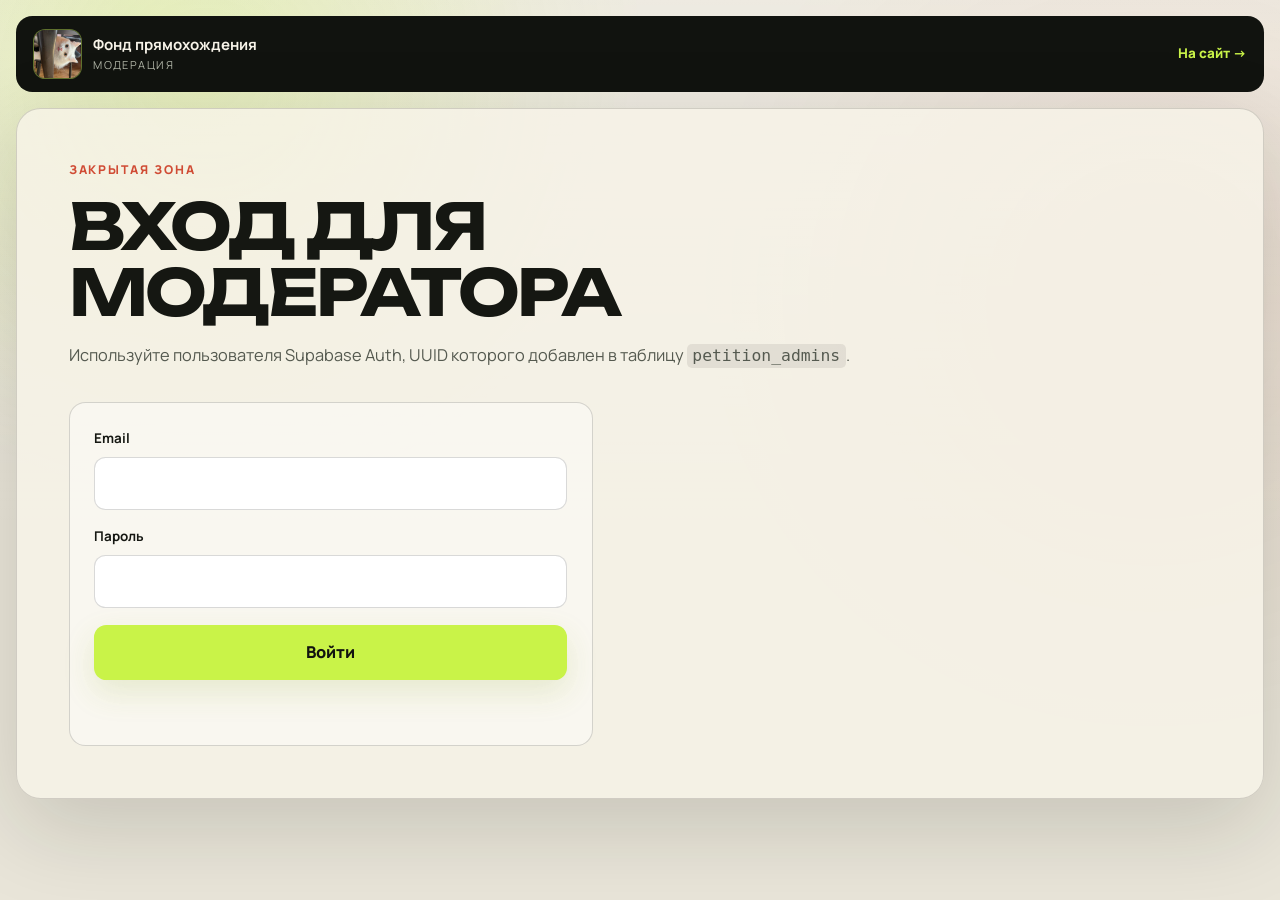
<file: admin.html>
<!doctype html>
<html lang="ru">
<head>
  <meta charset="utf-8" />
  <meta name="viewport" content="width=device-width, initial-scale=1" />
  <meta name="robots" content="noindex,nofollow" />
  <title>Модерация — Фонд прямохождения</title>
  <link rel="icon" href="assets/tankzor-logo.jpg" type="image/jpeg" />
  <link rel="preconnect" href="https://fonts.googleapis.com" />
  <link rel="preconnect" href="https://fonts.gstatic.com" crossorigin />
  <link href="https://fonts.googleapis.com/css2?family=Manrope:wght@400;500;600;700;800&family=Unbounded:wght@600;700;800&display=swap" rel="stylesheet" />
  <link rel="stylesheet" href="styles.css" />
  <link rel="stylesheet" href="utility-pages.css" />
  <link rel="stylesheet" href="admin.css" />
</head>
<body class="utility-body admin-body">
  <div class="utility-shell admin-shell">
    <header class="utility-header">
      <a class="brand" href="index.html">
        <span class="brand-logo-shell"><img class="brand-logo" src="assets/tankzor-logo.jpg" alt="" /></span>
        <span class="brand-copy"><strong>Фонд прямохождения</strong><small>модерация</small></span>
      </a>
      <a href="index.html">На сайт →</a>
    </header>

    <main class="utility-main">
      <section id="admin-login">
        <span class="kicker">Закрытая зона</span>
        <h1>Вход для модератора</h1>
        <p>Используйте пользователя Supabase Auth, UUID которого добавлен в таблицу <code>petition_admins</code>.</p>
        <div class="utility-card admin-login-card">
          <form id="admin-login-form">
            <label>Email <input type="email" name="email" autocomplete="username" required /></label>
            <label>Пароль <input type="password" name="password" autocomplete="current-password" required /></label>
            <button class="button button-primary" type="submit">Войти</button>
            <p class="utility-message" id="admin-login-message" role="status"></p>
          </form>
        </div>
      </section>

      <section id="admin-dashboard" hidden>
        <div class="admin-topline">
          <div>
            <span class="kicker">Панель модерации</span>
            <h1>Подписи и комментарии</h1>
          </div>
          <div class="admin-top-actions">
            <button class="button button-ghost" id="admin-refresh" type="button">Обновить</button>
            <button class="button button-dark" id="admin-logout" type="button">Выйти</button>
          </div>
        </div>

        <div class="admin-filters">
          <label>Поиск <input id="admin-search" type="search" placeholder="Имя, email, город или комментарий" /></label>
          <label>Показывать
            <select id="admin-filter">
              <option value="all">Все подписи</option>
              <option value="pending">Ждут модерации</option>
              <option value="approved">Опубликованы</option>
              <option value="private">Без согласия на публикацию</option>
            </select>
          </label>
        </div>

        <p class="utility-message" id="admin-message" role="status"></p>
        <div class="admin-table-wrap">
          <table class="admin-table">
            <thead>
              <tr>
                <th>Подписавшийся</th>
                <th>Комментарий</th>
                <th>Публикация</th>
                <th>Дата</th>
                <th></th>
              </tr>
            </thead>
            <tbody id="admin-signatures"></tbody>
          </table>
        </div>
      </section>
    </main>
  </div>
  <script type="module" src="admin.js"></script>
</body>
</html>
</file>
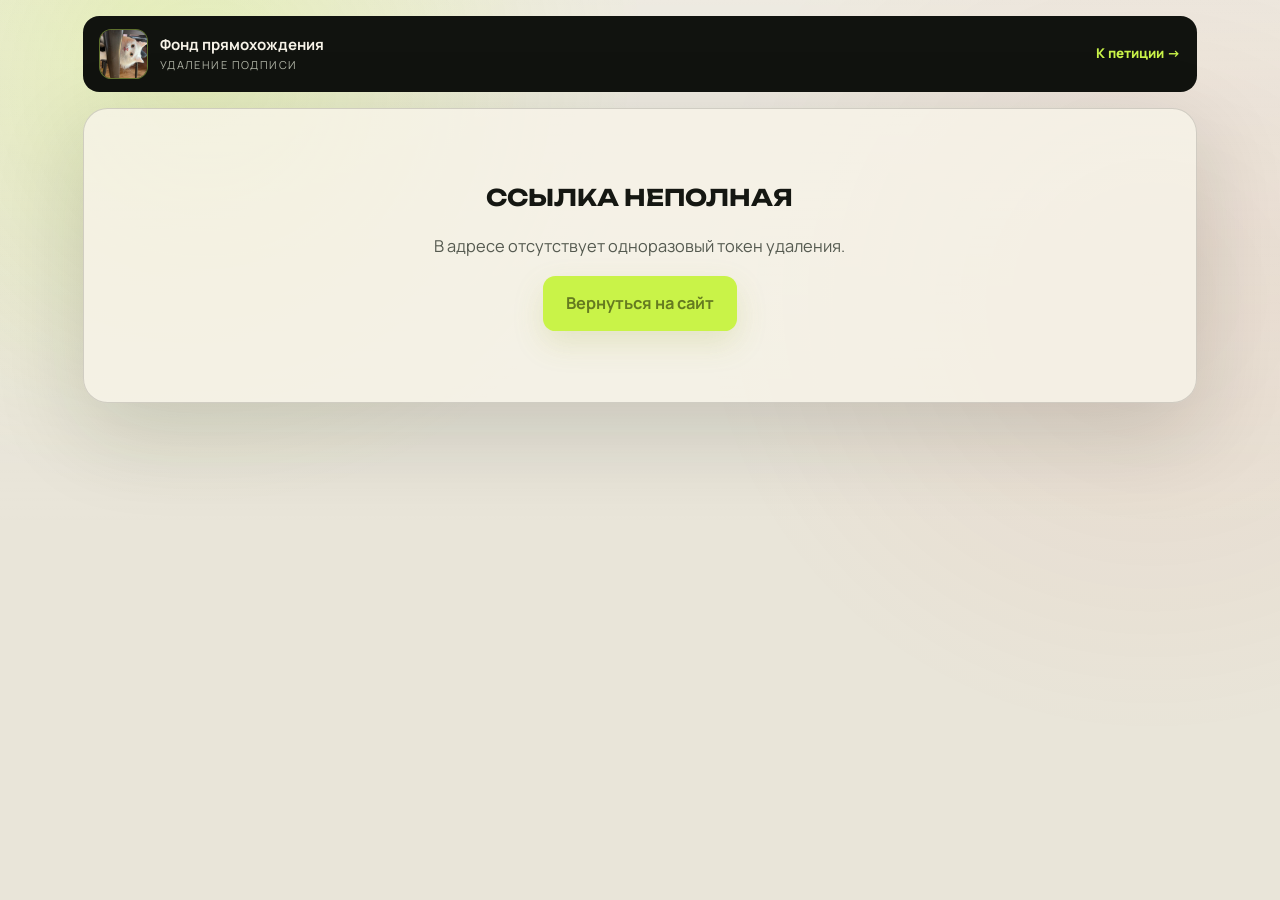
<file: delete.html>
<!doctype html>
<html lang="ru">
<head>
  <meta charset="utf-8" />
  <meta name="viewport" content="width=device-width, initial-scale=1" />
  <meta name="robots" content="noindex" />
  <title>Удаление подписи — Фонд прямохождения</title>
  <link rel="icon" href="assets/tankzor-logo.jpg" type="image/jpeg" />
  <link rel="preconnect" href="https://fonts.googleapis.com" />
  <link rel="preconnect" href="https://fonts.gstatic.com" crossorigin />
  <link href="https://fonts.googleapis.com/css2?family=Manrope:wght@400;500;600;700;800&family=Unbounded:wght@600;700;800&display=swap" rel="stylesheet" />
  <link rel="stylesheet" href="styles.css" />
  <link rel="stylesheet" href="utility-pages.css" />
</head>
<body class="utility-body">
  <div class="utility-shell">
    <header class="utility-header">
      <a class="brand" href="index.html">
        <span class="brand-logo-shell"><img class="brand-logo" src="assets/tankzor-logo.jpg" alt="" /></span>
        <span class="brand-copy"><strong>Фонд прямохождения</strong><small>удаление подписи</small></span>
      </a>
      <a href="index.html">К петиции →</a>
    </header>
    <main class="utility-main status-panel">
      <div>
        <strong id="delete-title">Проверяем ссылку…</strong>
        <p id="delete-message">Не закрывайте страницу.</p>
        <a class="button button-primary" href="index.html">Вернуться на сайт</a>
      </div>
    </main>
  </div>
  <script type="module" src="delete.js"></script>
</body>
</html>
</file>
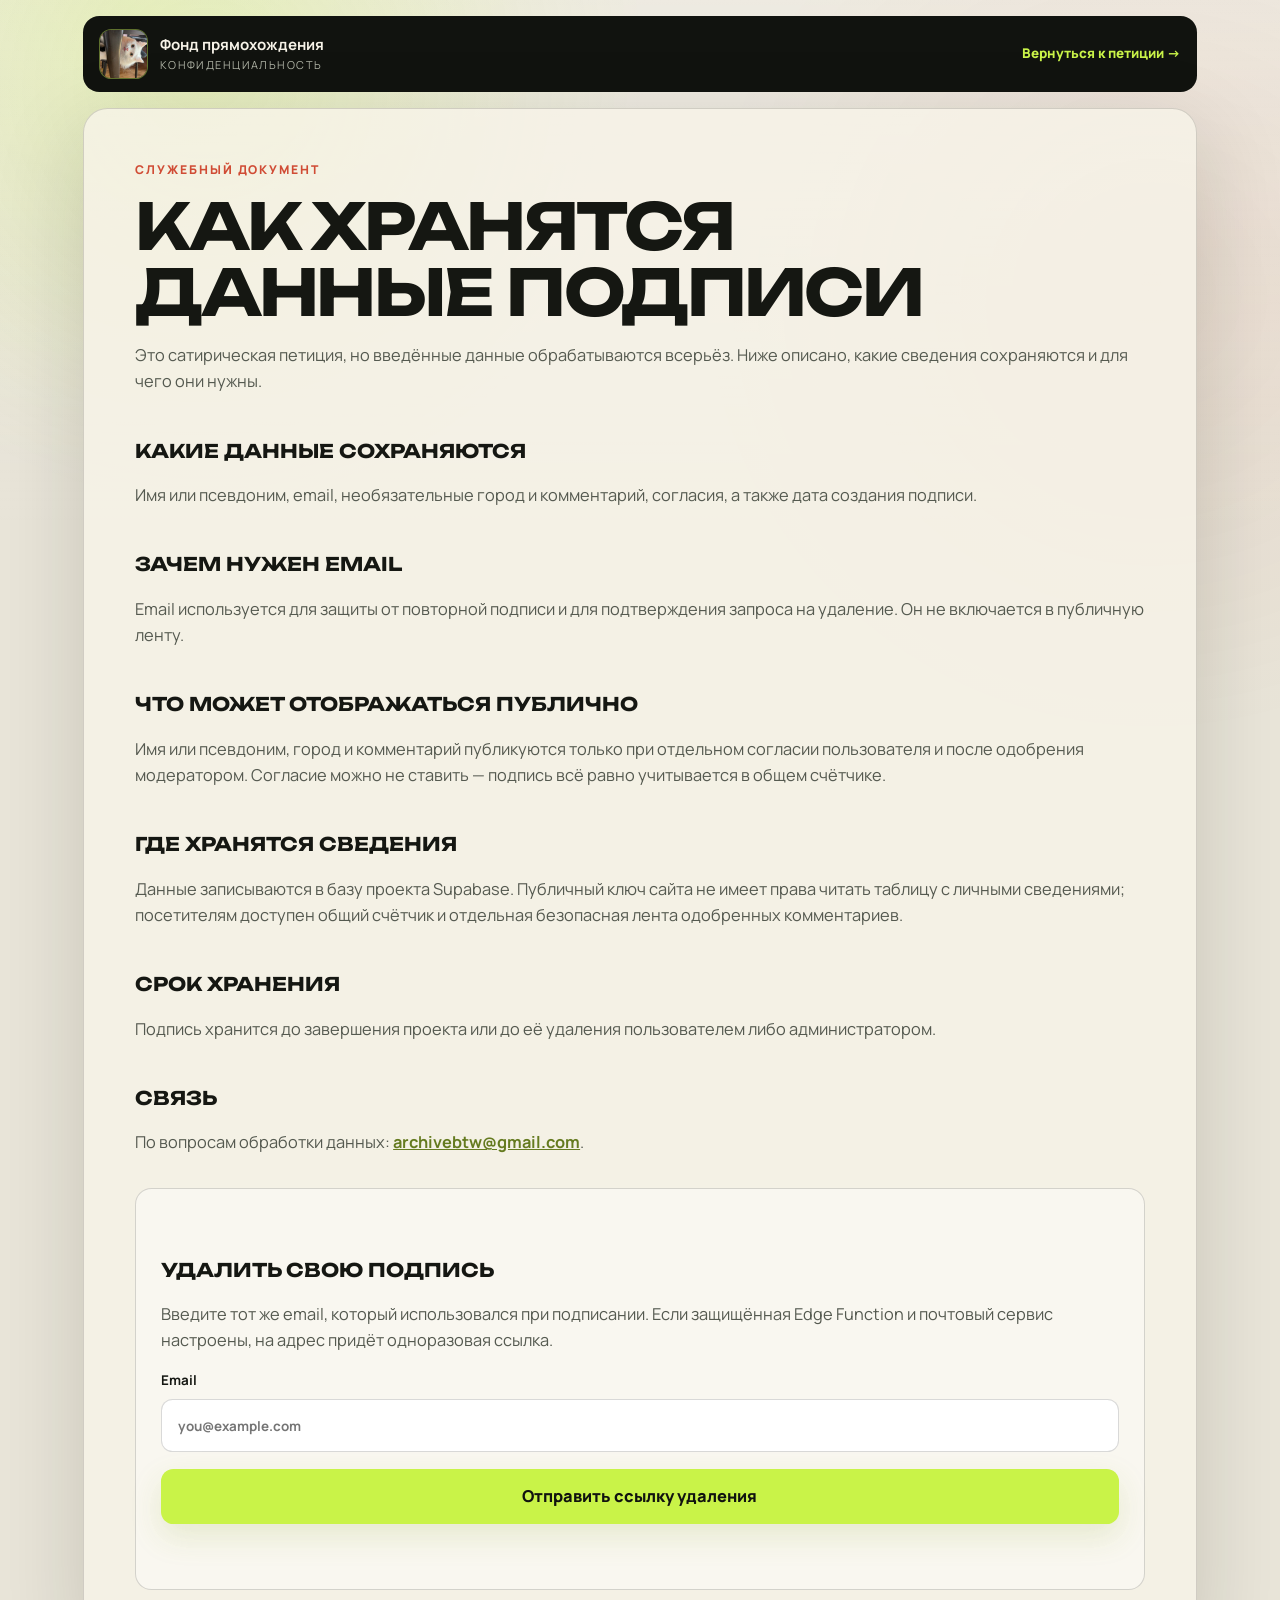
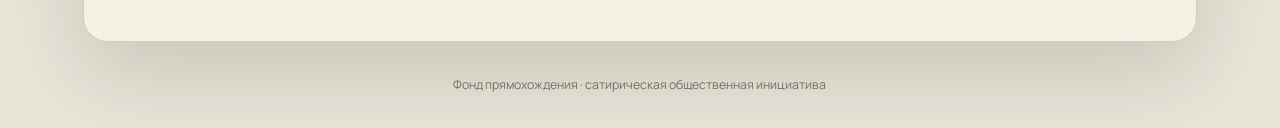
<file: privacy.html>
<!doctype html>
<html lang="ru">
<head>
  <meta charset="utf-8" />
  <meta name="viewport" content="width=device-width, initial-scale=1" />
  <meta name="robots" content="noindex" />
  <title>Конфиденциальность — Фонд прямохождения</title>
  <link rel="icon" href="assets/tankzor-logo.jpg" type="image/jpeg" />
  <link rel="preconnect" href="https://fonts.googleapis.com" />
  <link rel="preconnect" href="https://fonts.gstatic.com" crossorigin />
  <link href="https://fonts.googleapis.com/css2?family=Manrope:wght@400;500;600;700;800&family=Unbounded:wght@600;700;800&display=swap" rel="stylesheet" />
  <link rel="stylesheet" href="styles.css" />
  <link rel="stylesheet" href="utility-pages.css" />
</head>
<body class="utility-body">
  <div class="utility-shell">
    <header class="utility-header">
      <a class="brand" href="index.html">
        <span class="brand-logo-shell"><img class="brand-logo" src="assets/tankzor-logo.jpg" alt="" /></span>
        <span class="brand-copy"><strong>Фонд прямохождения</strong><small>конфиденциальность</small></span>
      </a>
      <a href="index.html">Вернуться к петиции →</a>
    </header>

    <main class="utility-main">
      <span class="kicker">Служебный документ</span>
      <h1>Как хранятся данные подписи</h1>
      <p>Это сатирическая петиция, но введённые данные обрабатываются всерьёз. Ниже описано, какие сведения сохраняются и для чего они нужны.</p>

      <h2>Какие данные сохраняются</h2>
      <p>Имя или псевдоним, email, необязательные город и комментарий, согласия, а также дата создания подписи.</p>

      <h2>Зачем нужен email</h2>
      <p>Email используется для защиты от повторной подписи и для подтверждения запроса на удаление. Он не включается в публичную ленту.</p>

      <h2>Что может отображаться публично</h2>
      <p>Имя или псевдоним, город и комментарий публикуются только при отдельном согласии пользователя и после одобрения модератором. Согласие можно не ставить — подпись всё равно учитывается в общем счётчике.</p>

      <h2>Где хранятся сведения</h2>
      <p>Данные записываются в базу проекта Supabase. Публичный ключ сайта не имеет права читать таблицу с личными сведениями; посетителям доступен общий счётчик и отдельная безопасная лента одобренных комментариев.</p>

      <h2>Срок хранения</h2>
      <p>Подпись хранится до завершения проекта или до её удаления пользователем либо администратором.</p>

      <h2>Связь</h2>
      <p>По вопросам обработки данных: <a id="contact-email" href="#">адрес настраивается в config.js</a>.</p>

      <section class="utility-card" id="delete-request">
        <h2>Удалить свою подпись</h2>
        <p>Введите тот же email, который использовался при подписании. Если защищённая Edge Function и почтовый сервис настроены, на адрес придёт одноразовая ссылка.</p>
        <form id="deletion-request-form">
          <label>
            Email
            <input type="email" name="email" autocomplete="email" required placeholder="you@example.com" />
          </label>
          <button class="button button-primary" type="submit">Отправить ссылку удаления</button>
          <p class="utility-message" id="deletion-request-message" role="status"></p>
        </form>
      </section>
    </main>

    <footer class="utility-footer">Фонд прямохождения · сатирическая общественная инициатива</footer>
  </div>
  <script type="module" src="privacy.js"></script>
</body>
</html>
</file>
<file: styles.css>
:root {
  --bg: #e9e5d9;
  --paper: #f7f3e8;
  --ink: #151712;
  --muted: #6c7166;
  --acid: #c9f348;
  --acid-soft: #dafb72;
  --acid-dark: #91ad2c;
  --rust: #d04c35;
  --dark: #11130f;
  --dark-2: #191c16;
  --dark-3: #24281f;
  --line: rgba(21, 23, 18, .16);
  --light-line: rgba(255, 255, 255, .13);
  --radius-sm: .75rem;
  --radius-md: 1.25rem;
  --radius-lg: 1.75rem;
  --shadow: 0 1.75rem 5.5rem rgba(20, 23, 15, .16);
  --shell: 76rem;
  --header-shell: 78rem;
  --page-pad: 1.5rem;
  --ease-out: cubic-bezier(.16, 1, .3, 1);
}

* { box-sizing: border-box; }

html {
  font-size: clamp(87.5%, calc(72% + .38vw), 112.5%);
  scroll-behavior: smooth;
  scrollbar-width: none;
}

html::-webkit-scrollbar,
body::-webkit-scrollbar { display: none; }
html.lenis,
html.lenis body { height: auto; }
.lenis.lenis-smooth { scroll-behavior: auto !important; }
.lenis.lenis-smooth [data-lenis-prevent] { overscroll-behavior: contain; }
.lenis.lenis-stopped { overflow: hidden; }
.lenis.lenis-scrolling iframe { pointer-events: none; }

body {
  margin: 0;
  overflow-x: clip;
  color: var(--ink);
  background: var(--bg);
  font-family: "Manrope", system-ui, sans-serif;
  font-size: 1rem;
  line-height: 1.6;
}

body::before {
  content: "";
  position: fixed;
  inset: 0;
  z-index: -2;
  pointer-events: none;
  background:
    radial-gradient(circle at 16% 7%, rgba(201, 243, 72, .17), transparent 27rem),
    radial-gradient(circle at 90% 31%, rgba(208, 76, 53, .08), transparent 28rem),
    linear-gradient(180deg, rgba(255, 255, 255, .22), transparent 32rem);
}

img { display: block; max-width: 100%; }
a { color: inherit; }
button, input, textarea { font: inherit; }
button, a { -webkit-tap-highlight-color: transparent; }
button { color: inherit; }
::selection { color: var(--dark); background: var(--acid); }

.scroll-progress {
  position: fixed;
  inset: 0 0 auto;
  z-index: 200;
  height: .25rem;
  overflow: visible;
  pointer-events: none;
  background: rgba(17, 19, 15, .12);
}

.scroll-progress__bar {
  position: relative;
  display: block;
  width: 100%;
  height: 100%;
  background: linear-gradient(90deg, var(--rust), var(--acid));
  box-shadow: 0 0 1rem rgba(201, 243, 72, .68);
  transform: scaleX(0);
  transform-origin: 0 50%;
  will-change: transform;
}

.scroll-progress__bar::after {
  content: "";
  position: absolute;
  top: 50%;
  right: 0;
  width: .65rem;
  height: .65rem;
  border-radius: 50%;
  background: var(--acid);
  box-shadow: 0 0 1rem var(--acid);
  transform: translate(50%, -50%);
}

.noise {
  position: fixed;
  inset: 0;
  z-index: 100;
  pointer-events: none;
  opacity: .045;
  background-image: url("data:image/svg+xml,%3Csvg viewBox='0 0 220 220' xmlns='http://www.w3.org/2000/svg'%3E%3Cfilter id='n'%3E%3CfeTurbulence type='fractalNoise' baseFrequency='.92' numOctaves='4' stitchTiles='stitch'/%3E%3C/filter%3E%3Crect width='100%25' height='100%25' filter='url(%23n)' opacity='.65'/%3E%3C/svg%3E");
}

.section-shell {
  width: min(var(--shell), calc(100% - (var(--page-pad) * 2)));
  margin-inline: auto;
}

.section-pad { padding-block: 7.75rem; }

.site-header {
  position: sticky;
  top: .75rem;
  z-index: 50;
  display: flex;
  align-items: center;
  justify-content: space-between;
  width: min(var(--header-shell), calc(100% - 1.5rem));
  margin: .75rem auto 0;
  padding: .625rem .75rem .625rem .875rem;
  border: .0625rem solid rgba(255,255,255,.15);
  border-radius: 1.125rem;
  color: #f5f1e5;
  background: rgba(17, 19, 15, .88);
  box-shadow: 0 .75rem 2.625rem rgba(9, 10, 8, .2);
  backdrop-filter: blur(1rem);
  transition: transform .5s var(--ease-out), background .35s ease, box-shadow .35s ease;
}

.site-header.is-scrolled {
  background: rgba(17, 19, 15, .96);
  box-shadow: 0 .85rem 3rem rgba(9, 10, 8, .3);
}

.brand { display: inline-flex; align-items: center; gap: .6875rem; text-decoration: none; }
.brand-logo-shell {
  position: relative;
  display: grid;
  place-items: center;
  width: 3rem;
  height: 3rem;
  overflow: hidden;
  border: .0625rem solid rgba(201, 243, 72, .35);
  border-radius: .75rem;
  background: #25291e;
}
.brand-logo { position: relative; z-index: 2; width: 100%; height: 100%; object-fit: cover; }
.logo-fallback { position: absolute; color: var(--acid); font-family: "Unbounded"; font-weight: 800; }
.brand-copy { display: grid; line-height: 1.1; }
.brand-copy strong { font-size: .92rem; }
.brand-copy small { margin-top: .3125rem; color: #aeb2a4; font-size: .67rem; letter-spacing: .13em; text-transform: uppercase; }
.header-nav { display: flex; align-items: center; gap: .35rem; }
.header-nav a { padding: .625rem .8rem; color: #c6c9be; font-size: .82rem; font-weight: 700; text-decoration: none; transition: color .2s ease, transform .2s ease; }
.header-nav a:hover { color: #fff; transform: translateY(-.1rem); }
.header-nav .nav-cta { border-radius: .625rem; color: var(--dark); background: var(--acid); }

.hero {
  display: grid;
  grid-template-columns: minmax(0, 1.42fr) minmax(20rem, .78fr);
  gap: 3rem;
  align-items: center;
  min-height: 45rem;
  padding-block: 6.1rem 4.9rem;
  container-type: inline-size;
}

.hero-copy { position: relative; z-index: 2; min-width: 0; margin-left: -1.4rem; }
.eyebrow {
  display: inline-flex;
  align-items: center;
  gap: .625rem;
  margin-bottom: 1.5rem;
  color: #51564a;
  font-size: .76rem;
  font-weight: 800;
  letter-spacing: .16em;
  text-transform: uppercase;
  opacity: 0;
  transform: translateY(1rem);
  transition: opacity .7s .08s var(--ease-out), transform .7s .08s var(--ease-out);
}
body.is-ready .eyebrow { opacity: 1; transform: none; }
.eyebrow span { width: 1.875rem; height: .125rem; background: var(--rust); }

.hero h1,
.section-heading h2,
.share-section h2,
.success-dialog h2 {
  margin: 0;
  font-family: "Unbounded", sans-serif;
  line-height: 1.02;
  letter-spacing: -.047em;
  text-transform: uppercase;
}

.hero h1 {
  width: 100%;
  font-size: clamp(3.65rem, 6.25cqw, 5.3rem);
}
.hero-line { display: block; overflow: visible; padding-block: .015em .055em; white-space: nowrap; }
.hero-line > span {
  display: block;
  width: max-content;
  max-width: 100%;
  opacity: 0;
  transform: translateY(40%) rotate(1deg);
  transition: opacity .72s var(--ease-out), transform 1.05s var(--ease-out);
}
.hero-line--long > span { font-size: .84em; letter-spacing: -.06em; }
body.is-ready .hero-line:nth-child(1) > span { opacity: 1; transform: none; transition-delay: .04s; }
body.is-ready .hero-line:nth-child(2) > span { opacity: 1; transform: none; transition-delay: .13s; }
body.is-ready .hero-line:nth-child(3) > span { opacity: 1; transform: none; transition-delay: .22s; }

.hero-lead {
  max-width: 45rem;
  margin: 2rem 0 0;
  color: #50544b;
  font-size: 1.18rem;
  opacity: 0;
  transform: translateY(1.5rem);
  transition: opacity .85s .34s var(--ease-out), transform .85s .34s var(--ease-out);
}
body.is-ready .hero-lead { opacity: 1; transform: none; }
.hero-lead strong { color: var(--ink); }
.hero-actions {
  display: flex;
  flex-wrap: wrap;
  gap: .75rem;
  margin-top: 2.25rem;
  opacity: 0;
  transform: translateY(1.3rem);
  transition: opacity .8s .46s var(--ease-out), transform .8s .46s var(--ease-out);
}
body.is-ready .hero-actions { opacity: 1; transform: none; }
.microcopy { margin-top: 1.125rem; color: #777b70; font-size: .8rem; opacity: 0; transition: opacity .8s .58s ease; }
body.is-ready .microcopy { opacity: 1; }

.button {
  min-height: 3.375rem;
  display: inline-flex;
  align-items: center;
  justify-content: center;
  gap: .625rem;
  padding: 0 1.375rem;
  border: 0;
  border-radius: .75rem;
  font-weight: 800;
  text-decoration: none;
  cursor: pointer;
  transition: transform .3s var(--ease-out), box-shadow .3s ease, background .3s ease, border-color .3s ease;
}
.button:hover { transform: translateY(-.18rem) scale(1.015); }
.button:active { transform: translateY(0) scale(.985); }
.button-primary { color: var(--dark); background: var(--acid); box-shadow: 0 .75rem 1.875rem rgba(145, 173, 44, .18); }
.button-primary:hover { background: var(--acid-soft); box-shadow: 0 .95rem 2.2rem rgba(145, 173, 44, .28); }
.button-ghost { border: .0625rem solid var(--line); background: rgba(247, 243, 232, .38); }
.button-dark { color: #f7f3e8; background: var(--dark); }
.button-dark:hover { background: #262a21; }
.text-button { padding: 0; border: 0; color: var(--acid-dark); background: transparent; font-weight: 800; cursor: pointer; }
.text-button:hover { text-decoration: underline; text-underline-offset: .25rem; }

.hero-card {
  position: relative;
  z-index: 1;
  justify-self: end;
  width: 100%;
  max-width: 24rem;
  min-width: 0;
  overflow: hidden;
  padding: 1rem;
  border: .0625rem solid rgba(255,255,255,.08);
  border-radius: 1.75rem;
  color: #f6f3e9;
  background: var(--dark);
  box-shadow: var(--shadow);
  opacity: 0;
  transform: translate3d(2rem, 1rem, 0) rotate(3deg) scale(.96);
  transition: opacity .9s .28s var(--ease-out), transform 1.1s .28s var(--ease-out), box-shadow .35s ease;
  will-change: transform;
}
body.is-ready .hero-card { opacity: 1; transform: rotate(1.35deg); }
.hero-card:hover { box-shadow: 0 2rem 6rem rgba(20, 23, 15, .24); }
.hero-card::after {
  content: "";
  position: absolute;
  right: -5rem;
  bottom: -5rem;
  width: 14.375rem;
  height: 14.375rem;
  border-radius: 50%;
  background: var(--rust);
  filter: blur(5.9375rem);
  opacity: .22;
}
.hero-card.goal-reached::before {
  content: "ЦЕЛЬ ДОСТИГНУТА";
  position: absolute;
  top: 1.55rem;
  right: -3.5rem;
  z-index: 4;
  width: 13rem;
  padding: .45rem 0;
  color: var(--dark);
  background: var(--acid);
  font-size: .62rem;
  font-weight: 900;
  letter-spacing: .1em;
  text-align: center;
  transform: rotate(35deg);
}
.hero-logo-shell {
  position: relative;
  display: grid;
  place-items: center;
  min-height: 18.25rem;
  overflow: hidden;
  border-radius: 1.25rem;
  background: linear-gradient(145deg, #2b3022, #171913);
}
.hero-logo { position: relative; z-index: 2; width: 100%; height: 18.25rem; object-fit: cover; }
.hero-logo-fallback { position: absolute; color: var(--acid); font-family: "Unbounded"; font-size: 2rem; font-weight: 800; }
.counter-block { position: relative; z-index: 2; display: grid; padding: 1.4rem .5rem .55rem; }
.counter-label { color: #acb0a5; font-size: .74rem; letter-spacing: .12em; text-transform: uppercase; }
.counter { margin: .25rem 0 -.25rem; color: var(--acid); font-family: "Unbounded"; font-size: 4.45rem; line-height: 1; }
.counter-caption { color: #d2d5cc; font-size: .86rem; }
.hero-goal { position: relative; z-index: 2; display: grid; gap: .2rem; margin: .75rem .5rem .45rem; padding-top: .85rem; border-top: .0625rem solid #30342b; color: #8d9287; font-size: .75rem; }
.hero-goal strong { color: #fff; font-size: .78rem; }

.ticker {
  overflow: hidden;
  padding: .875rem 0;
  color: var(--acid);
  background: var(--dark);
  transform: rotate(-.55deg) scale(1.015);
}
.ticker-track { display: flex; width: max-content; animation: ticker 25s linear infinite; will-change: transform; }
.ticker-group { display: flex; align-items: center; gap: 1.65rem; padding-right: 1.65rem; font-family: "Unbounded"; font-size: .82rem; font-weight: 700; white-space: nowrap; }
.ticker-group i { color: var(--rust); font-style: normal; }
@keyframes ticker { to { transform: translateX(-50%); } }

.section-heading { margin-bottom: 3.25rem; }
.section-heading > span,
.kicker { display: block; margin-bottom: .8rem; color: var(--rust); font-size: .74rem; font-weight: 800; letter-spacing: .16em; text-transform: uppercase; }
.section-heading h2 { max-width: 62rem; font-size: clamp(2.3rem, 4.5vw, 4.35rem); }
.light-heading > span { color: var(--acid); }
.light-heading h2 { color: #f7f3e8; }

.petition-grid { display: grid; grid-template-columns: minmax(0, 1.55fr) minmax(16rem, .45fr); gap: 4rem; align-items: start; }
.manifesto { max-width: 52rem; }
.manifesto p { margin: 0 0 1.35rem; color: #4f544a; font-size: 1.12rem; }
.manifesto strong { color: var(--ink); }
.dropcap::first-letter { float: left; margin: .05em .12em 0 0; font-family: "Unbounded"; font-size: 5rem; font-weight: 800; line-height: .78; }
.manifesto blockquote { margin: 2.625rem 0 0; padding: 1.75rem 1.875rem; border-left: .3125rem solid var(--acid-dark); background: rgba(247, 243, 232, .72); font-size: 1.18rem; font-weight: 700; }
.warning-card { position: sticky; top: 6.5rem; padding: 1.875rem; border: .0625rem solid rgba(208,76,53,.3); border-radius: var(--radius-md); background: rgba(208,76,53,.08); transition: transform .35s var(--ease-out), background .35s ease; }
.warning-card:hover { transform: translateY(-.3rem) rotate(-.4deg); background: rgba(208,76,53,.11); }
.warning-icon { display: grid; place-items: center; width: 3.25rem; height: 3.25rem; border-radius: 50%; color: #fff; background: var(--rust); font-family: "Unbounded"; font-size: 1.4rem; }
.warning-card h3 { margin: 1.375rem 0 .25rem; font-size: .8rem; letter-spacing: .14em; text-transform: uppercase; }
.warning-card strong { color: var(--rust); font-family: "Unbounded"; font-size: 1.65rem; }
.warning-card p { margin-bottom: 0; color: #65685f; font-size: .9rem; }

.arguments { color: #f5f1e5; background: var(--dark); }
.argument-grid { display: grid; grid-template-columns: repeat(3, 1fr); border-top: .0625rem solid #363a32; border-left: .0625rem solid #363a32; }
.argument-grid article { position: relative; min-height: 17rem; overflow: hidden; padding: 1.75rem; border-right: .0625rem solid #363a32; border-bottom: .0625rem solid #363a32; transition: background .35s ease, transform .35s var(--ease-out); }
.argument-grid article::after { content: ""; position: absolute; right: -2.5rem; bottom: -2.5rem; width: 8rem; height: 8rem; border-radius: 50%; background: var(--acid); filter: blur(3rem); opacity: 0; transition: opacity .35s ease; }
.argument-grid article:hover { z-index: 1; background: #171a14; transform: translateY(-.25rem); }
.argument-grid article:hover::after { opacity: .08; }
.argument-grid b { color: var(--acid); font-family: "Unbounded"; font-size: .72rem; }
.symptom-icon { position: absolute; top: 1.25rem; right: 1.5rem; color: #4d5346; font-family: "Unbounded"; font-size: 2rem; transition: color .35s ease, transform .35s var(--ease-out); }
.argument-grid article:hover .symptom-icon { color: var(--acid); transform: rotate(12deg) scale(1.08); }
.argument-grid h3 { margin: 5.1rem 0 .75rem; font-family: "Unbounded"; font-size: 1.08rem; text-transform: uppercase; }
.argument-grid p { margin: 0; color: #aeb2a7; font-size: .9rem; }

.milestones { background: #eeeadf; }
.milestone-track { position: relative; display: grid; grid-template-columns: repeat(4, 1fr); gap: 1rem; }
.milestone-track::before { content: ""; position: absolute; top: 2.9rem; left: 5%; right: 5%; height: .15rem; background: rgba(21,23,18,.12); }
.milestone { position: relative; z-index: 1; display: grid; gap: 1.25rem; padding: 1.5rem; border: .0625rem solid var(--line); border-radius: 1.2rem; background: rgba(247,243,232,.66); transition: transform .35s var(--ease-out), border-color .35s ease, background .35s ease; }
.milestone:hover { transform: translateY(-.3rem); }
.milestone-number { display: grid; place-items: center; width: 4.25rem; height: 4.25rem; border: .45rem solid #eeeadf; border-radius: 50%; color: #7d8276; background: #d9d6ca; box-shadow: 0 0 0 .0625rem var(--line); font-family: "Unbounded"; font-size: .82rem; transition: color .35s ease, background .35s ease, box-shadow .35s ease; }
.milestone h3 { margin: 0 0 .6rem; font-family: "Unbounded"; font-size: .98rem; line-height: 1.25; text-transform: uppercase; }
.milestone p { margin: 0; color: var(--muted); font-size: .82rem; }
.milestone.is-complete { border-color: rgba(145,173,44,.45); background: rgba(201,243,72,.12); }
.milestone.is-complete .milestone-number { color: var(--dark); background: var(--acid); box-shadow: 0 0 0 .0625rem var(--acid-dark), 0 0 2rem rgba(201,243,72,.35); }
.milestone.is-current { transform: translateY(-.35rem); border-color: var(--rust); }
.milestone.is-current .milestone-number { color: #fff; background: var(--rust); box-shadow: 0 0 0 .0625rem var(--rust), 0 0 2rem rgba(208,76,53,.24); }

.voices { color: #f7f3e8; background: #181b15; }
.voices-heading { display: flex; align-items: end; justify-content: space-between; gap: 2rem; }
.voices-heading > div { flex: 1; }
.voice-grid { display: grid; grid-template-columns: repeat(3, 1fr); gap: 1rem; }
.voice-card { position: relative; display: grid; align-content: space-between; min-height: 15rem; padding: 1.45rem; border: .0625rem solid #363a32; border-radius: 1.15rem; background: #20231d; transition: transform .35s var(--ease-out), border-color .35s ease, background .35s ease; }
.voice-card:hover { transform: translateY(-.3rem) rotate(-.25deg); border-color: rgba(201,243,72,.38); background: #24281f; }
.voice-card::before { content: "“"; position: absolute; top: .6rem; right: 1rem; color: #393e34; font-family: Georgia, serif; font-size: 4rem; line-height: 1; }
.voice-card p { position: relative; z-index: 1; margin: 0 0 2rem; color: #d1d5ca; font-size: 1rem; }
.voice-card footer { display: grid; gap: .2rem; }
.voice-card strong { color: var(--acid); font-family: "Unbounded"; font-size: .78rem; text-transform: uppercase; }
.voice-card small { color: #8f9488; }
.voice-card--placeholder { place-items: center; grid-column: 1 / -1; min-height: 9rem; text-align: center; }
.voices-note { margin: 1rem 0 0; color: #858b7e; font-size: .75rem; }
.voices .text-button { color: var(--acid); white-space: nowrap; }

.quiz-section { background: var(--paper); }
.quiz-grid { display: grid; grid-template-columns: minmax(0, .8fr) minmax(0, 1.2fr); gap: 4.5rem; align-items: start; }
.quiz-copy { position: sticky; top: 7rem; margin-left: -2rem; }
.quiz-copy > p { max-width: 31rem; color: var(--muted); font-size: 1.05rem; }
.diagnosis-card { margin-top: 2rem; padding: 1.5rem; border-left: .35rem solid var(--rust); border-radius: 0 1rem 1rem 0; background: rgba(208,76,53,.08); }
.diagnosis-card span { display: block; color: var(--rust); font-size: .72rem; font-weight: 800; letter-spacing: .14em; text-transform: uppercase; }
.diagnosis-card strong { display: block; margin-top: .35rem; font-family: "Unbounded"; font-size: 1.3rem; text-transform: uppercase; }
.diagnosis-card p { margin-bottom: 0; color: var(--muted); }
.quiz-form { display: grid; gap: 1rem; }
.quiz-form fieldset { margin: 0; padding: 1.4rem; border: .0625rem solid var(--line); border-radius: 1rem; background: rgba(255,255,255,.3); }
.quiz-form legend { width: 100%; padding: 0 0 1rem; font-family: "Unbounded"; font-size: .9rem; font-weight: 700; text-transform: uppercase; }
.quiz-form legend span { margin-right: .6rem; color: var(--rust); }
.quiz-form label { display: flex; gap: .75rem; align-items: flex-start; padding: .65rem .75rem; border-radius: .65rem; color: #565b50; cursor: pointer; transition: background .2s ease, color .2s ease; }
.quiz-form label:hover { color: var(--ink); background: rgba(201,243,72,.14); }
.quiz-form input { margin-top: .25rem; accent-color: var(--acid-dark); }
.quiz-form .button { justify-self: start; margin-top: .5rem; }

.demand-list { margin: 0; padding: 0; border-top: .0625rem solid var(--line); list-style: none; }
.demand-list li { position: relative; display: grid; grid-template-columns: 5.5rem 1fr auto; gap: 1.5rem; align-items: center; overflow: hidden; padding: 2.15rem 0; border-bottom: .0625rem solid var(--line); transition: padding-left .35s var(--ease-out), background .35s ease; }
.demand-list li:hover { padding-left: .75rem; background: rgba(247, 243, 232, .35); }
.demand-list li > span { color: var(--rust); font-family: "Unbounded"; font-size: .8rem; }
.demand-list h3 { margin: 0 0 .5rem; font-family: "Unbounded"; font-size: 1.42rem; text-transform: uppercase; }
.demand-list p { max-width: 47rem; margin: 0; color: var(--muted); }
.demand-list em { padding: .55rem .8rem; border: .15rem solid rgba(208,76,53,.48); border-radius: .35rem; color: rgba(208,76,53,.72); font-family: "Unbounded"; font-size: .63rem; font-style: normal; font-weight: 800; letter-spacing: .08em; text-transform: uppercase; opacity: 0; transform: translateX(1.5rem) rotate(-8deg) scale(1.15); transition: opacity .4s ease, transform .55s var(--ease-out); }
.demand-list li.is-visible em { opacity: 1; transform: rotate(-5deg); transition-delay: calc(var(--reveal-delay, 0s) + .25s); }

.sign-section { color: #f5f1e5; background: #171914; }
.sign-grid { display: grid; grid-template-columns: .8fr 1.2fr; gap: 4.5rem; align-items: start; }
.sign-copy { position: sticky; top: 7.5rem; }
.sign-copy p { color: #b7bbae; font-size: 1.05rem; }
.privacy-points { display: grid; gap: .625rem; margin: 1.875rem 0 0; padding: 0; color: #9da294; font-size: .88rem; list-style: none; }
.privacy-points li::before { content: "✓"; margin-right: .625rem; color: var(--acid); font-weight: 900; }
.signature-form { padding: 2.125rem; border: .0625rem solid #35392f; border-radius: 1.625rem; background: #20231d; box-shadow: 0 1.5625rem 5rem rgba(0,0,0,.22); }
.form-header { display: flex; justify-content: space-between; gap: 1rem; margin-bottom: 1.875rem; padding-bottom: 1.375rem; border-bottom: .0625rem solid #383c33; color: #9fa497; font-size: .78rem; letter-spacing: .08em; text-transform: uppercase; }
.status-dot::before { content: ""; display: inline-block; width: .4375rem; height: .4375rem; margin-right: .5rem; border-radius: 50%; background: var(--acid); box-shadow: 0 0 .75rem var(--acid); }
.signature-form label:not(.checkbox-row):not(.honeypot) { position: relative; display: grid; gap: .5rem; margin-bottom: 1.25rem; }
.signature-form label > span { font-size: .82rem; font-weight: 700; }
.signature-form input[type="text"],
.signature-form input[type="email"],
.signature-form textarea { width: 100%; border: .0625rem solid #41463b; border-radius: .75rem; outline: none; color: #fff; background: #171914; transition: border .2s ease, box-shadow .2s ease, transform .2s ease; }
.signature-form input[type="text"],
.signature-form input[type="email"] { height: 3.375rem; padding: 0 1rem; }
.signature-form textarea { min-height: 7.8125rem; padding: .875rem 1rem; resize: vertical; }
.signature-form input:focus,
.signature-form textarea:focus { border-color: var(--acid); box-shadow: 0 0 0 .1875rem rgba(201,243,72,.1); transform: translateY(-.08rem); }
.signature-form input::placeholder,
.signature-form textarea::placeholder { color: #70766a; }
.signature-form small { color: #777d71; font-size: .72rem; }
.char-count { position: absolute; right: .75rem; bottom: .5625rem; padding: .125rem .375rem; border-radius: .3125rem; background: #171914; }
.checkbox-row { display: grid; grid-template-columns: 1.25rem 1fr; gap: .625rem; align-items: start; margin: .375rem 0 1.1rem; color: #aaafa2; cursor: pointer; }
.checkbox-row input { width: 1.125rem; height: 1.125rem; margin-top: .15rem; accent-color: var(--acid); }
.checkbox-row span { font-size: .78rem; font-weight: 500; }
.checkbox-row a { color: var(--acid); }
.turnstile-slot { margin: 1.25rem 0; }
.turnstile-slot small { display: block; margin-top: .4rem; }
.honeypot { position: absolute !important; left: -9999rem !important; opacity: 0 !important; }
.submit-button { width: 100%; }
.submit-button.is-loading { pointer-events: none; opacity: .7; }
.button-loader { display: none; width: 1.125rem; height: 1.125rem; border: .125rem solid rgba(17,19,15,.35); border-top-color: var(--dark); border-radius: 50%; animation: spin .8s linear infinite; }
.is-loading .button-loader { display: block; }
@keyframes spin { to { transform: rotate(360deg); } }
.form-message { min-height: 1.5rem; margin: .9375rem 0 0; font-size: .84rem; text-align: center; }
.form-message.error { color: #ff9280; }
.form-message.success { color: var(--acid); }

.share-section { background: var(--acid); }
.share-grid { display: grid; grid-template-columns: 1fr 1fr; gap: 4rem; align-items: center; }
.share-section .kicker { color: #5c6d1d; }
.share-section h2 { font-size: clamp(2.3rem, 4vw, 4rem); }
.share-section p { max-width: 34rem; margin-bottom: 0; color: #49571a; }
.share-actions { display: grid; grid-template-columns: repeat(2, 1fr); gap: .75rem; }
.share-section .button-primary { background: var(--dark); color: #fff; }
.share-section .button-ghost { border-color: rgba(17,19,15,.22); background: rgba(255,255,255,.22); }

.site-footer { padding: 3.5rem 0; color: #8d9286; background: #0e100c; }
.footer-grid { display: grid; grid-template-columns: 1fr 1fr auto; gap: 2.5rem; align-items: start; }
.footer-grid strong { color: #f5f1e5; font-family: "Unbounded"; font-size: .9rem; text-transform: uppercase; }
.footer-grid p { margin: .625rem 0 0; font-size: .78rem; }
.footer-grid nav { display: grid; gap: .45rem; justify-items: end; }
.footer-grid a { color: var(--acid); font-size: .78rem; font-weight: 800; text-decoration: none; }

.success-dialog { width: min(34rem, calc(100% - 2rem)); padding: 2.75rem; border: .0625rem solid rgba(255,255,255,.12); border-radius: 1.625rem; color: #f5f1e5; background: #191c16; box-shadow: 0 1.875rem 6.25rem rgba(0,0,0,.5); text-align: center; }
.success-dialog::backdrop { background: rgba(5,6,4,.72); backdrop-filter: blur(.375rem); }
.dialog-close { position: absolute; top: .75rem; right: .9375rem; border: 0; color: #9da294; background: transparent; font-size: 1.8rem; cursor: pointer; }
.dialog-icon { display: grid; place-items: center; width: 4rem; height: 4rem; margin: 0 auto 1.5rem; border-radius: 50%; color: var(--dark); background: var(--acid); font-size: 1.7rem; font-weight: 900; }
.success-dialog h2 { font-size: 1.8rem; }
.success-dialog p { color: #abb0a3; }
.dialog-share { display: grid; grid-template-columns: repeat(3, 1fr); gap: .5rem; margin-top: 1.25rem; }
.dialog-share .button { min-height: 2.9rem; padding-inline: .75rem; font-size: .75rem; }
.dialog-share .button-ghost { border-color: #3b4035; background: #22261e; }
.dialog-ok { margin-top: 1.25rem; color: var(--acid); }

.easter-toast { position: fixed; left: 50%; bottom: 1.25rem; z-index: 300; max-width: calc(100% - 2rem); padding: .8rem 1.1rem; border: .0625rem solid rgba(201,243,72,.35); border-radius: 999rem; color: #f7f3e8; background: rgba(17,19,15,.95); box-shadow: 0 1rem 3rem rgba(0,0,0,.25); font-size: .82rem; opacity: 0; pointer-events: none; transform: translate(-50%, 1rem); transition: opacity .3s ease, transform .4s var(--ease-out); }
.easter-toast.is-visible { opacity: 1; transform: translate(-50%, 0); }

.js [data-reveal] { opacity: 0; filter: blur(.35rem); transition: opacity .75s var(--ease-out), transform .9s var(--ease-out), filter .75s ease; transition-delay: var(--reveal-delay, 0s); }
.js [data-reveal="up"] { transform: translateY(2.2rem); }
.js [data-reveal="left"] { transform: translateX(-2.2rem); }
.js [data-reveal="right"] { transform: translateX(2.2rem); }
.js [data-reveal].is-visible { opacity: 1; filter: none; transform: none; }

@media (max-width: 72rem) {
  .hero { grid-template-columns: minmax(0, 1.35fr) minmax(18rem, .65fr); gap: 2rem; }
  .hero-copy { margin-left: 0; }
  .quiz-copy { margin-left: -1.25rem; }
  .hero h1 { font-size: clamp(3.6rem, 6.1cqw, 4.8rem); }
  .hero-line--long > span { font-size: .81em; }
  .milestone-track { grid-template-columns: repeat(2, 1fr); }
  .milestone-track::before { display: none; }
}

@media (max-width: 62rem) {
  .section-pad { padding-block: 6rem; }
  .hero { grid-template-columns: 1fr; min-height: auto; padding-top: 5.8rem; }
  .hero h1 { font-size: clamp(4rem, 10.5vw, 6rem); }
  .hero-line--long > span { font-size: .86em; }
  .hero-card { justify-self: start; max-width: 36rem; transform: none; }
  body.is-ready .hero-card { transform: none; }
  .petition-grid,
  .sign-grid,
  .quiz-grid { grid-template-columns: 1fr; }
  .warning-card,
  .sign-copy,
  .quiz-copy { position: static; }
  .quiz-copy { margin-left: 0; }
  .argument-grid { grid-template-columns: repeat(2, 1fr); }
  .voice-grid { grid-template-columns: repeat(2, 1fr); }
  .footer-grid { grid-template-columns: 1fr 1fr; }
  .footer-grid nav { grid-column: 1 / -1; grid-auto-flow: column; justify-content: start; justify-items: start; }
  .share-grid { grid-template-columns: 1fr; gap: 2rem; }
}

@media (max-width: 48rem) {
  :root { --page-pad: 1rem; }
  .site-header { top: .5rem; width: calc(100% - 1rem); margin-top: .5rem; }
  .brand-copy { display: none; }
  .brand-logo-shell { width: 2.75rem; height: 2.75rem; }
  .header-nav a:not(.nav-cta) { display: none; }
  .hero { gap: 2.25rem; padding-block: 4.7rem 4rem; }
  .hero h1 { font-size: clamp(3rem, 13vw, 4.85rem); }
  .hero-line--long > span { font-size: .78em; }
  .hero-lead { margin-top: 1.5rem; font-size: 1.05rem; }
  .hero-actions { display: grid; }
  .hero-actions .button { width: 100%; }
  .hero-card { padding: .75rem; border-radius: 1.375rem; }
  .hero-logo-shell { min-height: 16.5rem; }
  .hero-logo { height: 16.5rem; }
  .section-heading { margin-bottom: 2.5rem; }
  .section-heading h2 { font-size: clamp(2.2rem, 10vw, 3.15rem); }
  .argument-grid,
  .voice-grid,
  .milestone-track { grid-template-columns: 1fr; }
  .argument-grid article { min-height: 13rem; }
  .argument-grid h3 { margin-top: 3rem; }
  .voices-heading { align-items: start; flex-direction: column; }
  .demand-list li { grid-template-columns: 2.625rem 1fr; gap: .625rem; }
  .demand-list h3 { font-size: 1.2rem; }
  .demand-list em { grid-column: 2; justify-self: start; margin-top: .6rem; }
  .signature-form { padding: 1.375rem 1.125rem; border-radius: 1.125rem; }
  .form-header { align-items: flex-start; flex-direction: column; }
  .share-actions { grid-template-columns: 1fr; }
  .footer-grid { grid-template-columns: 1fr; }
  .footer-grid nav { grid-column: auto; grid-auto-flow: row; }
  .success-dialog { padding: 2.375rem 1.375rem 1.625rem; }
  .dialog-share { grid-template-columns: 1fr; }
  .ticker-group { font-size: .75rem; }
}

@media (max-width: 31rem) {
  .hero h1 { font-size: clamp(2.65rem, 13.4vw, 3.7rem); }
  .hero-line--long > span { font-size: .75em; }
  .hero-logo-shell,
  .hero-logo { min-height: 14rem; height: 14rem; }
  .counter { font-size: 3.8rem; }
}

@media (prefers-reduced-motion: reduce) {
  html { scroll-behavior: auto; }
  *, *::before, *::after { animation-duration: .01ms !important; animation-iteration-count: 1 !important; scroll-behavior: auto !important; transition-duration: .01ms !important; }
  .ticker-track { animation: none; }
  .js [data-reveal],
  .hero-line > span,
  .eyebrow,
  .hero-lead,
  .hero-actions,
  .microcopy,
  .hero-card { opacity: 1 !important; filter: none !important; transform: none !important; }
}
</file>
<file: utility-pages.css>
.utility-body {
  min-height: 100vh;
  padding: 1rem;
  background:
    radial-gradient(circle at 10% 0%, rgba(201,243,72,.16), transparent 25rem),
    var(--bg);
}
.utility-shell { width: min(68rem, 100%); margin-inline: auto; }
.utility-header { display: flex; align-items: center; justify-content: space-between; gap: 1rem; padding: .8rem 1rem; border-radius: 1rem; color: #f7f3e8; background: var(--dark); }
.utility-header .brand-logo-shell { flex: 0 0 auto; }
.utility-header a { text-decoration: none; }
.utility-header > a:last-child { color: var(--acid); font-size: .82rem; font-weight: 800; }
.utility-main { margin-block: 1rem; padding: clamp(1.25rem, 4vw, 3.5rem); border: .0625rem solid var(--line); border-radius: 1.5rem; background: rgba(247,243,232,.82); box-shadow: var(--shadow); }
.utility-main h1 { max-width: 52rem; margin: 0 0 1rem; font-family: "Unbounded"; font-size: clamp(2rem, 5vw, 4rem); line-height: 1.04; letter-spacing: -.04em; text-transform: uppercase; }
.utility-main h2 { margin: 2.5rem 0 .7rem; font-family: "Unbounded"; font-size: 1.15rem; text-transform: uppercase; }
.utility-main p, .utility-main li { color: #555a50; }
.utility-main a { color: #657b20; font-weight: 700; }
.utility-card { margin-top: 2rem; padding: 1.5rem; border: .0625rem solid var(--line); border-radius: 1rem; background: rgba(255,255,255,.42); }
.utility-card form { display: grid; gap: 1rem; }
.utility-card label { display: grid; gap: .45rem; font-size: .82rem; font-weight: 700; }
.utility-card input { height: 3.25rem; padding-inline: 1rem; border: .0625rem solid var(--line); border-radius: .7rem; outline: none; background: #fff; }
.utility-card input:focus { border-color: var(--acid-dark); box-shadow: 0 0 0 .2rem rgba(201,243,72,.18); }
.utility-message { min-height: 1.5rem; margin: 0; font-size: .85rem; }
.utility-message.error { color: var(--rust); }
.utility-message.success { color: #62791d; }
.utility-footer { padding: 1rem; color: var(--muted); font-size: .75rem; text-align: center; }
.status-panel { display: grid; place-items: center; min-height: 18rem; text-align: center; }
.status-panel strong { display: block; margin-bottom: .7rem; font-family: "Unbounded"; font-size: 1.4rem; text-transform: uppercase; }
@media (max-width: 40rem) {
  .utility-header .brand-copy { display: none; }
  .utility-main { border-radius: 1rem; }
}
</file>
<file: admin.css>
.admin-shell { width: min(86rem, 100%); }
.admin-login-card { max-width: 32rem; }
.admin-topline { display: flex; align-items: end; justify-content: space-between; gap: 2rem; }
.admin-top-actions { display: flex; gap: .6rem; }
.admin-filters { display: grid; grid-template-columns: 1fr 16rem; gap: 1rem; margin: 2rem 0 1rem; }
.admin-filters label { display: grid; gap: .35rem; color: var(--muted); font-size: .75rem; font-weight: 800; text-transform: uppercase; }
.admin-filters input,
.admin-filters select { min-height: 3rem; padding: 0 .85rem; border: .0625rem solid var(--line); border-radius: .7rem; background: #fff; }
.admin-table-wrap { overflow-x: auto; border: .0625rem solid var(--line); border-radius: 1rem; background: rgba(255,255,255,.42); }
.admin-table { width: 100%; min-width: 68rem; border-collapse: collapse; }
.admin-table th,
.admin-table td { padding: 1rem; border-bottom: .0625rem solid var(--line); text-align: left; vertical-align: top; }
.admin-table th { color: var(--muted); font-size: .7rem; letter-spacing: .08em; text-transform: uppercase; }
.admin-table td { font-size: .82rem; }
.admin-table tbody tr:last-child td { border-bottom: 0; }
.admin-person { display: grid; gap: .2rem; min-width: 14rem; }
.admin-person strong { font-family: "Unbounded"; font-size: .75rem; text-transform: uppercase; }
.admin-person small { color: var(--muted); }
.admin-comment { max-width: 28rem; white-space: pre-wrap; }
.admin-status { display: inline-flex; align-items: center; gap: .4rem; padding: .35rem .55rem; border-radius: 999rem; font-size: .7rem; font-weight: 800; }
.admin-status--approved { color: #42520f; background: rgba(201,243,72,.35); }
.admin-status--pending { color: #7d321f; background: rgba(208,76,53,.14); }
.admin-status--private { color: #555a50; background: rgba(21,23,18,.08); }
.admin-row-actions { display: grid; gap: .45rem; min-width: 8rem; }
.admin-row-actions button { padding: .45rem .65rem; border: .0625rem solid var(--line); border-radius: .55rem; background: #fff; font-size: .72rem; font-weight: 800; cursor: pointer; }
.admin-row-actions button:hover { border-color: var(--acid-dark); }
.admin-row-actions .danger { color: #a43824; }
.admin-empty { padding: 3rem !important; color: var(--muted); text-align: center !important; }
code { padding: .15rem .35rem; border-radius: .3rem; background: rgba(21,23,18,.08); }
@media (max-width: 48rem) {
  .admin-topline { align-items: start; flex-direction: column; }
  .admin-filters { grid-template-columns: 1fr; }
}
</file>
